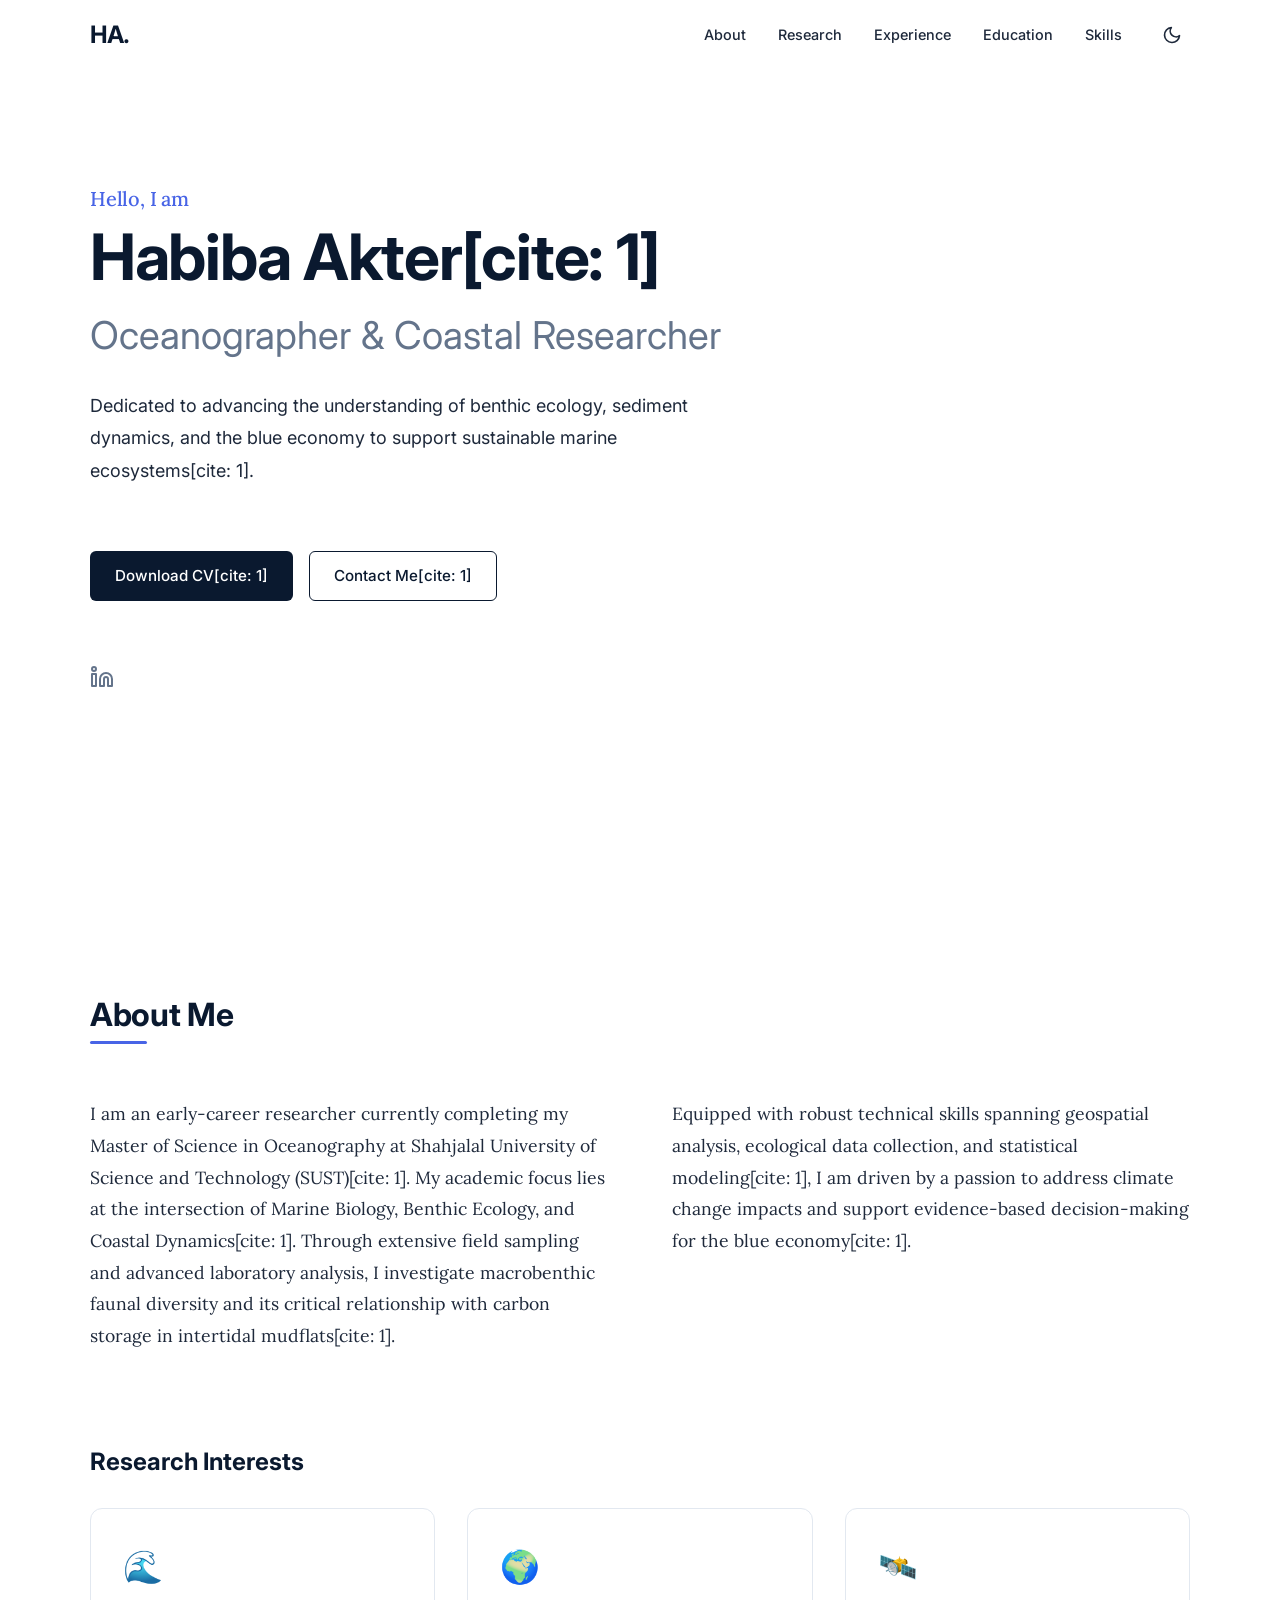
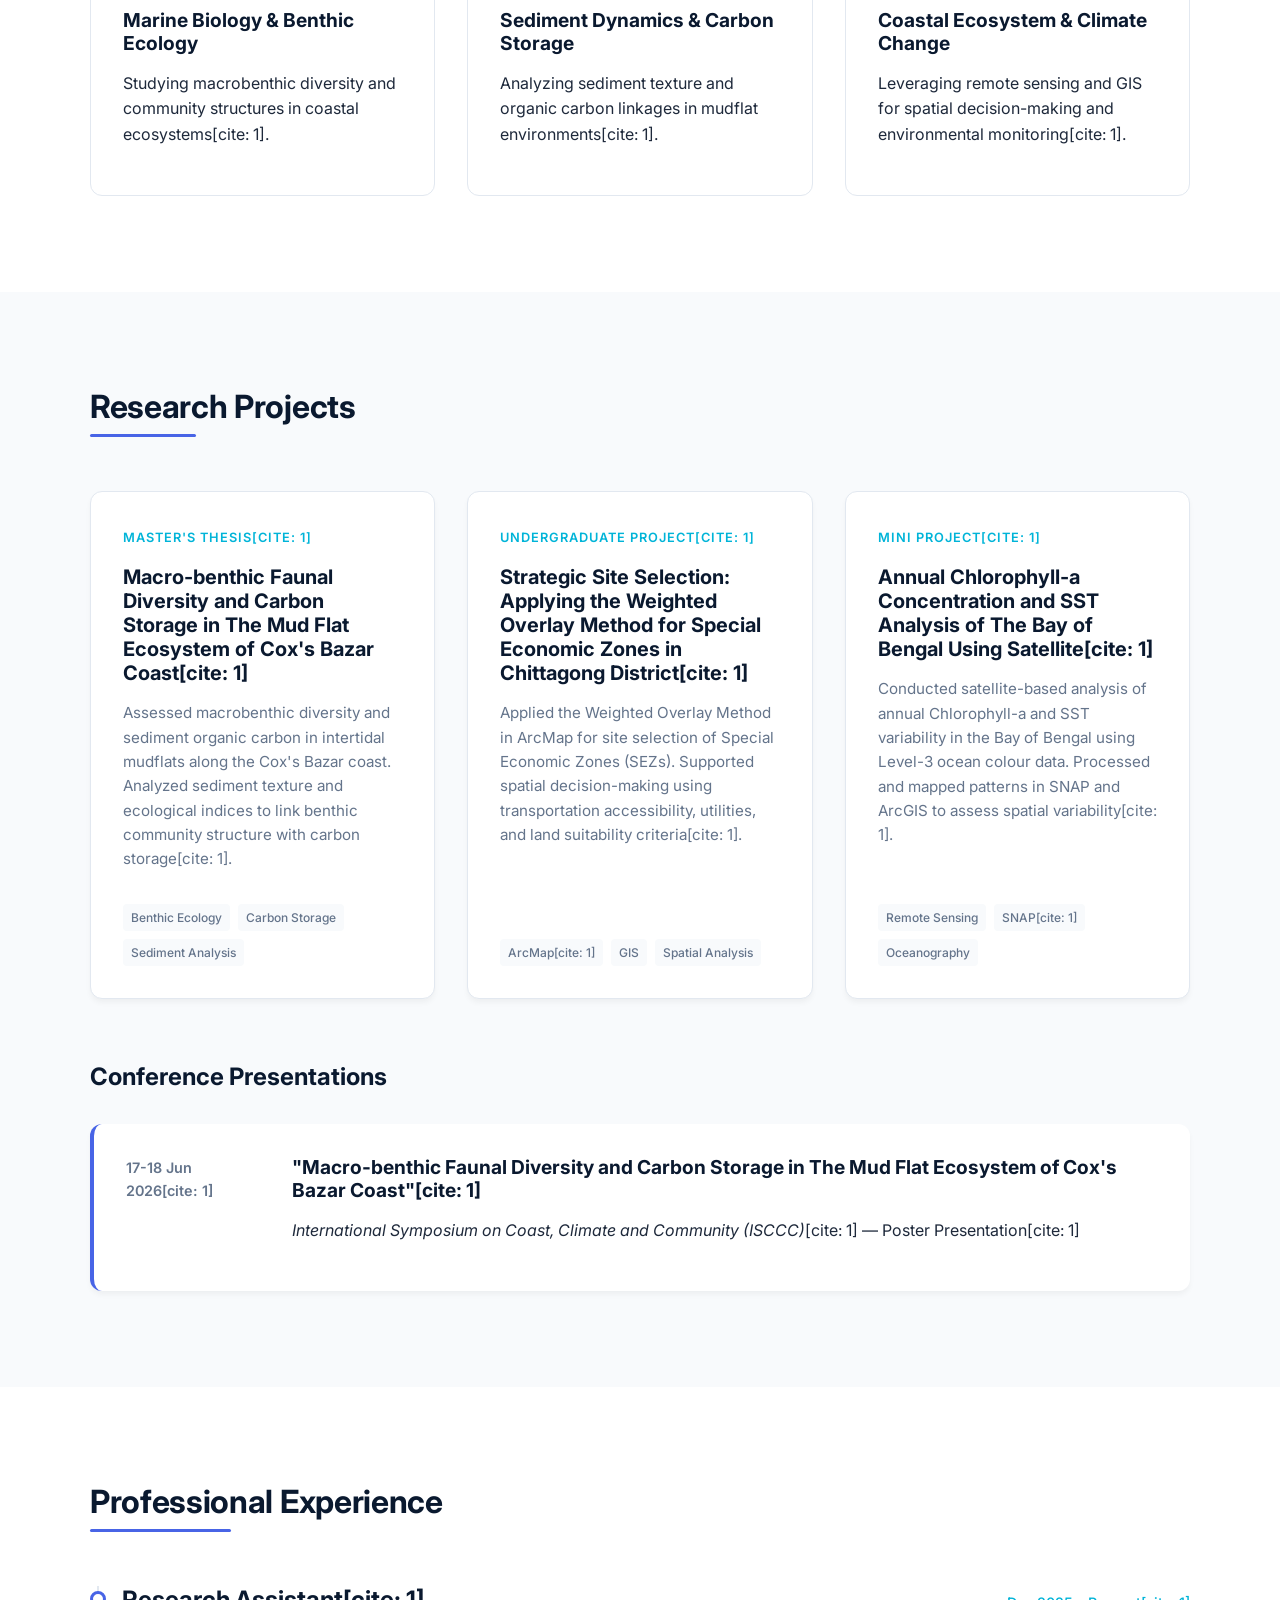
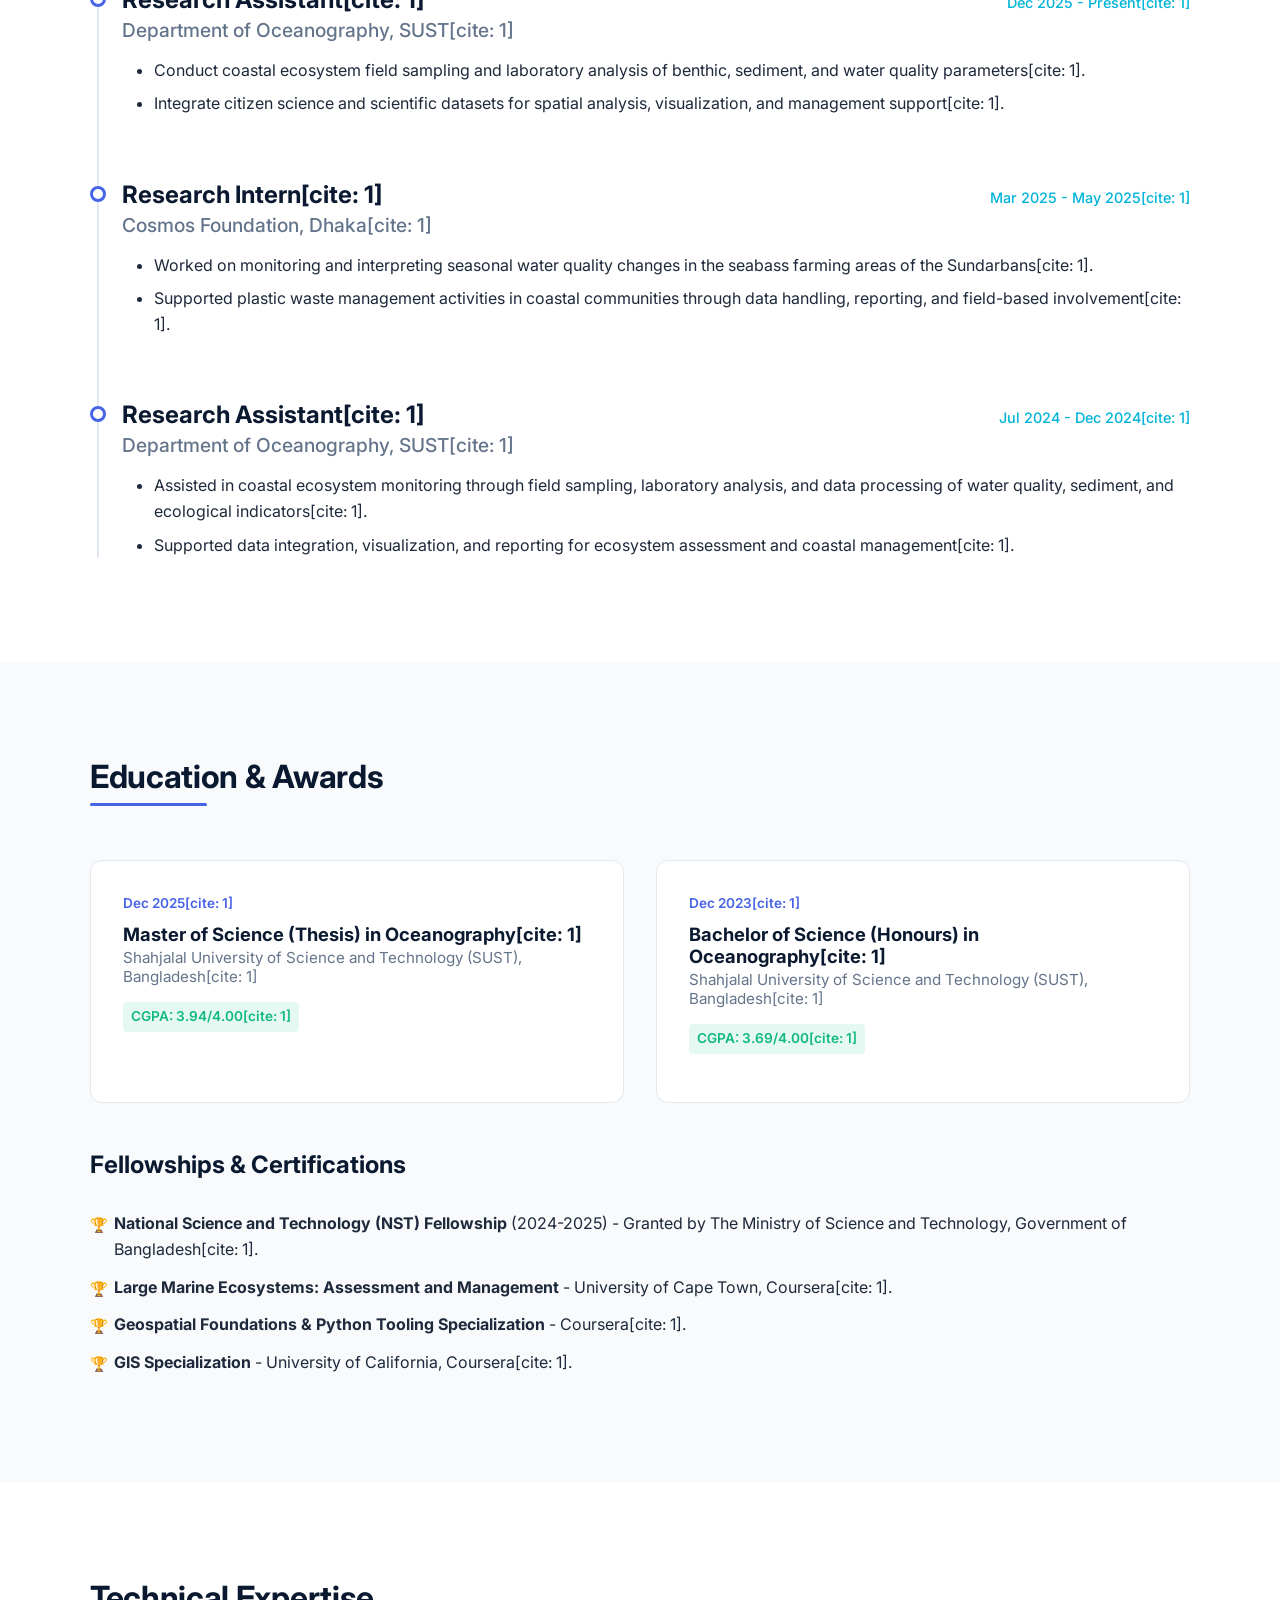
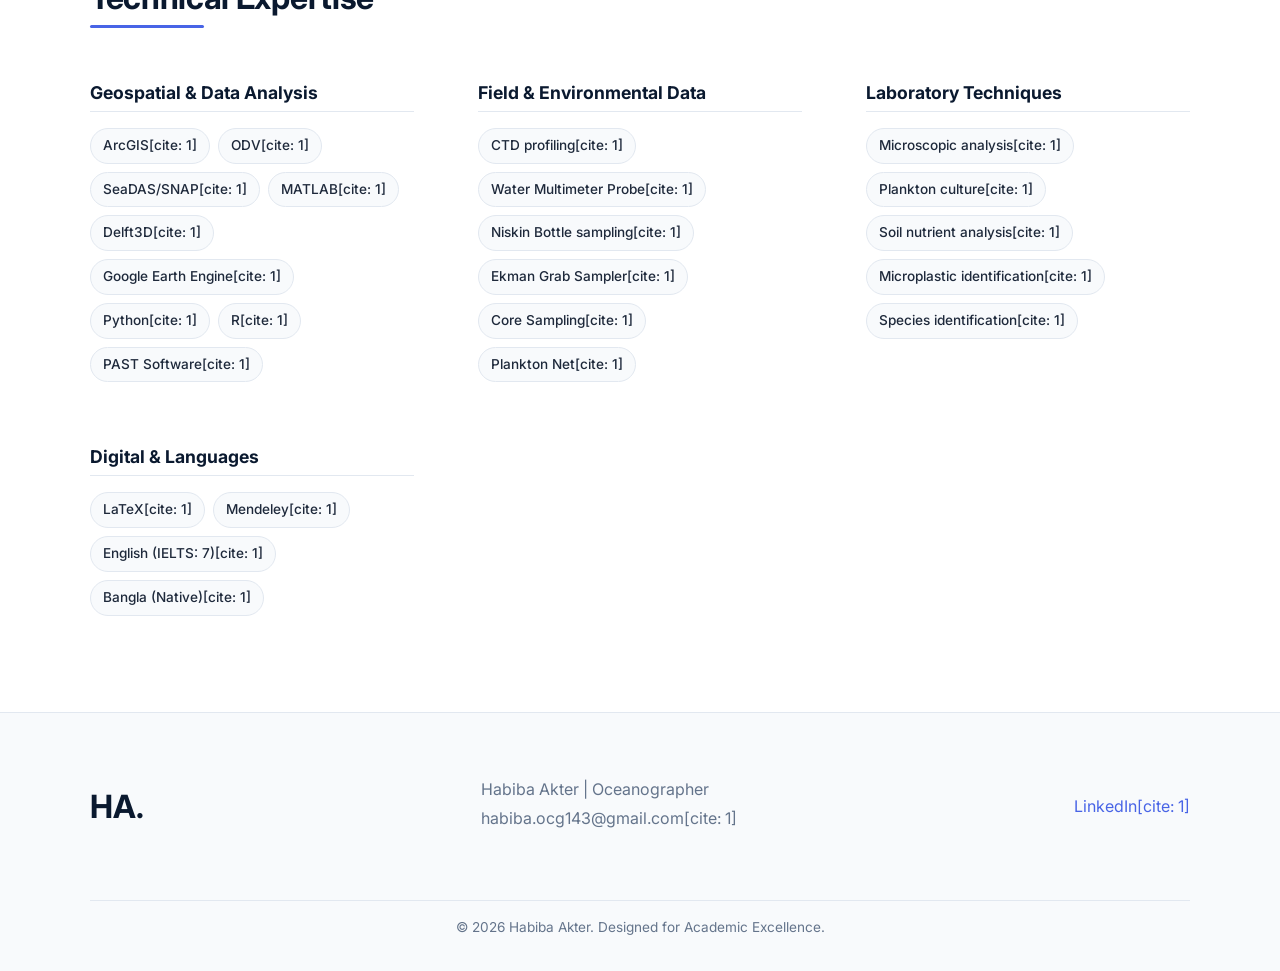
<file: homepage.html>
<!DOCTYPE html>
<html lang="en" data-theme="light">
<head>
    <meta charset="UTF-8">
    <meta name="viewport" content="width=device-width, initial-scale=1.0">
    <title>Habiba Akter | Oceanography & Coastal Research Portfolio</title>
    
    <!-- SEO & Open Graph Meta Tags -->
    <meta name="description" content="Academic portfolio of Habiba Akter, Oceanography researcher specializing in benthic ecology, sediment dynamics, and the blue economy.">
    <meta name="keywords" content="Habiba Akter, Oceanography, SUST, Benthic Ecology, Coastal Dynamics, GIS, Marine Biology">
    <meta name="author" content="Habiba Akter">
    
    <meta property="og:title" content="Habiba Akter | Research Portfolio">
    <meta property="og:description" content="Oceanographer and environmental researcher focusing on sustainable coastal ecosystems.">
    <meta property="og:type" content="website">
    <meta property="og:url" content="https://habiba143.github.io/">
    
    <meta name="twitter:card" content="summary_large_image">
    <meta name="twitter:title" content="Habiba Akter | Research Portfolio">
    <meta name="twitter:description" content="Oceanographer and environmental researcher focusing on sustainable coastal ecosystems.">
    
    <!-- Schema Markup -->
    <script type="application/ld+json">
    {
      "@context": "https://schema.org",
      "@type": "Person",
      "name": "Habiba Akter",
      "jobTitle": "Research Assistant",
      "worksFor": {
        "@type": "Organization",
        "name": "Shahjalal University of Science and Technology"
      },
      "url": "https://habiba143.github.io/",
      "alumniOf": "Shahjalal University of Science and Technology"
    }
    </script>
    
    <link rel="stylesheet" href="style.css">
    
    <!-- Preconnect to Google Fonts for performance -->
    <link rel="preconnect" href="https://fonts.googleapis.com">
    <link rel="preconnect" href="https://fonts.gstatic.com" crossorigin>
    <link href="https://fonts.googleapis.com/css2?family=Inter:wght@300;400;500;600;700&family=Lora:ital,wght@0,400;0,500;0,600;1,400&display=swap" rel="stylesheet">
</head>
<body>
    <div id="scroll-progress"></div>
    
    <header id="main-header">
        <div class="container nav-container">
            <a href="#" class="logo">HA.</a>
            <button class="mobile-toggle" aria-label="Toggle Navigation">
                <span></span>
                <span></span>
                <span></span>
            </button>
            <nav class="main-nav">
                <ul class="nav-links">
                    <li><a href="#about">About</a></li>
                    <li><a href="#research">Research</a></li>
                    <li><a href="#experience">Experience</a></li>
                    <li><a href="#education">Education</a></li>
                    <li><a href="#skills">Skills</a></li>
                </ul>
                <button id="theme-toggle" aria-label="Toggle Dark Mode">
                    <svg class="sun-icon" xmlns="http://www.w3.org/2000/svg" width="20" height="20" viewBox="0 0 24 24" fill="none" stroke="currentColor" stroke-width="2" stroke-linecap="round" stroke-linejoin="round"><circle cx="12" cy="12" r="5"></circle><line x1="12" y1="1" x2="12" y2="3"></line><line x1="12" y1="21" x2="12" y2="23"></line><line x1="4.22" y1="4.22" x2="5.64" y2="5.64"></line><line x1="18.36" y1="18.36" x2="19.78" y2="19.78"></line><line x1="1" y1="12" x2="3" y2="12"></line><line x1="21" y1="12" x2="23" y2="12"></line><line x1="4.22" y1="19.78" x2="5.64" y2="18.36"></line><line x1="18.36" y1="5.64" x2="19.78" y2="4.22"></line></svg>
                    <svg class="moon-icon" xmlns="http://www.w3.org/2000/svg" width="20" height="20" viewBox="0 0 24 24" fill="none" stroke="currentColor" stroke-width="2" stroke-linecap="round" stroke-linejoin="round"><path d="M21 12.79A9 9 0 1 1 11.21 3 7 7 0 0 0 21 12.79z"></path></svg>
                </button>
            </nav>
        </div>
    </header>

    <main>
        <!-- Hero Section -->
        <section id="hero" class="section hero-section animate-on-scroll">
            <div class="container hero-container">
                <div class="hero-content">
                    <h2 class="greeting">Hello, I am</h2>
                    <h1 class="name">Habiba Akter[cite: 1]</h1>
                    <h3 class="title">Oceanographer & Coastal Researcher</h3>
                    <p class="tagline">Dedicated to advancing the understanding of benthic ecology, sediment dynamics, and the blue economy to support sustainable marine ecosystems[cite: 1].</p>
                    
                    <div class="hero-actions">
                        <a href="CV_Habiba Akter.pdf" class="btn btn-primary" download>Download CV[cite: 1]</a>
                        <a href="mailto:habiba.ocg143@gmail.com" class="btn btn-secondary">Contact Me[cite: 1]</a>
                    </div>
                    
                    <div class="social-links">
                        <a href="https://linkedin.com/in/habiba143" target="_blank" aria-label="LinkedIn" class="social-icon">
                            <svg xmlns="http://www.w3.org/2000/svg" width="24" height="24" viewBox="0 0 24 24" fill="none" stroke="currentColor" stroke-width="2" stroke-linecap="round" stroke-linejoin="round"><path d="M16 8a6 6 0 0 1 6 6v7h-4v-7a2 2 0 0 0-2-2 2 2 0 0 0-2 2v7h-4v-7a6 6 0 0 1 6-6z"></path><rect x="2" y="9" width="4" height="12"></rect><circle cx="4" cy="4" r="2"></circle></svg>
                        </a>
                    </div>
                </div>
            </div>
        </section>

        <!-- About Section -->
        <section id="about" class="section animate-on-scroll">
            <div class="container">
                <h2 class="section-title">About Me</h2>
                <div class="about-content">
                    <p class="bio">
                        I am an early-career researcher currently completing my Master of Science in Oceanography at Shahjalal University of Science and Technology (SUST)[cite: 1]. My academic focus lies at the intersection of Marine Biology, Benthic Ecology, and Coastal Dynamics[cite: 1]. Through extensive field sampling and advanced laboratory analysis, I investigate macrobenthic faunal diversity and its critical relationship with carbon storage in intertidal mudflats[cite: 1]. 
                    </p>
                    <p class="bio">
                        Equipped with robust technical skills spanning geospatial analysis, ecological data collection, and statistical modeling[cite: 1], I am driven by a passion to address climate change impacts and support evidence-based decision-making for the blue economy[cite: 1].
                    </p>
                </div>

                <h3 class="subsection-title">Research Interests</h3>
                <div class="interests-grid">
                    <div class="interest-card">
                        <span class="icon">🌊</span>
                        <h4>Marine Biology & Benthic Ecology</h4>
                        <p>Studying macrobenthic diversity and community structures in coastal ecosystems[cite: 1].</p>
                    </div>
                    <div class="interest-card">
                        <span class="icon">🌍</span>
                        <h4>Sediment Dynamics & Carbon Storage</h4>
                        <p>Analyzing sediment texture and organic carbon linkages in mudflat environments[cite: 1].</p>
                    </div>
                    <div class="interest-card">
                        <span class="icon">🛰️</span>
                        <h4>Coastal Ecosystem & Climate Change</h4>
                        <p>Leveraging remote sensing and GIS for spatial decision-making and environmental monitoring[cite: 1].</p>
                    </div>
                </div>
            </div>
        </section>

        <!-- Research Section -->
        <section id="research" class="section bg-alt animate-on-scroll">
            <div class="container">
                <h2 class="section-title">Research Projects</h2>
                <div class="project-grid">
                    
                    <div class="project-card">
                        <div class="project-header">
                            <span class="project-type">Master's Thesis[cite: 1]</span>
                        </div>
                        <h3 class="project-title">Macro-benthic Faunal Diversity and Carbon Storage in The Mud Flat Ecosystem of Cox's Bazar Coast[cite: 1]</h3>
                        <p class="project-summary">Assessed macrobenthic diversity and sediment organic carbon in intertidal mudflats along the Cox's Bazar coast. Analyzed sediment texture and ecological indices to link benthic community structure with carbon storage[cite: 1].</p>
                        <div class="project-tags">
                            <span>Benthic Ecology</span>
                            <span>Carbon Storage</span>
                            <span>Sediment Analysis</span>
                        </div>
                    </div>

                    <div class="project-card">
                        <div class="project-header">
                            <span class="project-type">Undergraduate Project[cite: 1]</span>
                        </div>
                        <h3 class="project-title">Strategic Site Selection: Applying the Weighted Overlay Method for Special Economic Zones in Chittagong District[cite: 1]</h3>
                        <p class="project-summary">Applied the Weighted Overlay Method in ArcMap for site selection of Special Economic Zones (SEZs). Supported spatial decision-making using transportation accessibility, utilities, and land suitability criteria[cite: 1].</p>
                        <div class="project-tags">
                            <span>ArcMap[cite: 1]</span>
                            <span>GIS</span>
                            <span>Spatial Analysis</span>
                        </div>
                    </div>

                    <div class="project-card">
                        <div class="project-header">
                            <span class="project-type">Mini Project[cite: 1]</span>
                        </div>
                        <h3 class="project-title">Annual Chlorophyll-a Concentration and SST Analysis of The Bay of Bengal Using Satellite[cite: 1]</h3>
                        <p class="project-summary">Conducted satellite-based analysis of annual Chlorophyll-a and SST variability in the Bay of Bengal using Level-3 ocean colour data. Processed and mapped patterns in SNAP and ArcGIS to assess spatial variability[cite: 1].</p>
                        <div class="project-tags">
                            <span>Remote Sensing</span>
                            <span>SNAP[cite: 1]</span>
                            <span>Oceanography</span>
                        </div>
                    </div>

                </div>

                <h3 class="subsection-title" style="margin-top: 4rem;">Conference Presentations</h3>
                <div class="publication-card">
                    <div class="pub-date">17-18 Jun 2026[cite: 1]</div>
                    <div class="pub-details">
                        <h4>"Macro-benthic Faunal Diversity and Carbon Storage in The Mud Flat Ecosystem of Cox's Bazar Coast"[cite: 1]</h4>
                        <p><em>International Symposium on Coast, Climate and Community (ISCCC)</em>[cite: 1] — Poster Presentation[cite: 1]</p>
                    </div>
                </div>
            </div>
        </section>

        <!-- Experience Section -->
        <section id="experience" class="section animate-on-scroll">
            <div class="container">
                <h2 class="section-title">Professional Experience</h2>
                <div class="timeline">
                    
                    <div class="timeline-item">
                        <div class="timeline-marker"></div>
                        <div class="timeline-content">
                            <div class="timeline-header">
                                <h3>Research Assistant[cite: 1]</h3>
                                <span class="timeline-date">Dec 2025 - Present[cite: 1]</span>
                            </div>
                            <h4 class="timeline-subtitle">Department of Oceanography, SUST[cite: 1]</h4>
                            <ul class="timeline-details">
                                <li>Conduct coastal ecosystem field sampling and laboratory analysis of benthic, sediment, and water quality parameters[cite: 1].</li>
                                <li>Integrate citizen science and scientific datasets for spatial analysis, visualization, and management support[cite: 1].</li>
                            </ul>
                        </div>
                    </div>

                    <div class="timeline-item">
                        <div class="timeline-marker"></div>
                        <div class="timeline-content">
                            <div class="timeline-header">
                                <h3>Research Intern[cite: 1]</h3>
                                <span class="timeline-date">Mar 2025 - May 2025[cite: 1]</span>
                            </div>
                            <h4 class="timeline-subtitle">Cosmos Foundation, Dhaka[cite: 1]</h4>
                            <ul class="timeline-details">
                                <li>Worked on monitoring and interpreting seasonal water quality changes in the seabass farming areas of the Sundarbans[cite: 1].</li>
                                <li>Supported plastic waste management activities in coastal communities through data handling, reporting, and field-based involvement[cite: 1].</li>
                            </ul>
                        </div>
                    </div>

                    <div class="timeline-item">
                        <div class="timeline-marker"></div>
                        <div class="timeline-content">
                            <div class="timeline-header">
                                <h3>Research Assistant[cite: 1]</h3>
                                <span class="timeline-date">Jul 2024 - Dec 2024[cite: 1]</span>
                            </div>
                            <h4 class="timeline-subtitle">Department of Oceanography, SUST[cite: 1]</h4>
                            <ul class="timeline-details">
                                <li>Assisted in coastal ecosystem monitoring through field sampling, laboratory analysis, and data processing of water quality, sediment, and ecological indicators[cite: 1].</li>
                                <li>Supported data integration, visualization, and reporting for ecosystem assessment and coastal management[cite: 1].</li>
                            </ul>
                        </div>
                    </div>

                </div>
            </div>
        </section>

        <!-- Education Section -->
        <section id="education" class="section bg-alt animate-on-scroll">
            <div class="container">
                <h2 class="section-title">Education & Awards</h2>
                <div class="education-grid">
                    
                    <div class="edu-card">
                        <div class="edu-year">Dec 2025[cite: 1]</div>
                        <h3>Master of Science (Thesis) in Oceanography[cite: 1]</h3>
                        <h4>Shahjalal University of Science and Technology (SUST), Bangladesh[cite: 1]</h4>
                        <p class="gpa">CGPA: 3.94/4.00[cite: 1]</p>
                    </div>

                    <div class="edu-card">
                        <div class="edu-year">Dec 2023[cite: 1]</div>
                        <h3>Bachelor of Science (Honours) in Oceanography[cite: 1]</h3>
                        <h4>Shahjalal University of Science and Technology (SUST), Bangladesh[cite: 1]</h4>
                        <p class="gpa">CGPA: 3.69/4.00[cite: 1]</p>
                    </div>

                </div>

                <div class="awards-container" style="margin-top: 3rem;">
                    <h3 class="subsection-title">Fellowships & Certifications</h3>
                    <ul class="award-list">
                        <li><strong>National Science and Technology (NST) Fellowship</strong> (2024-2025) - Granted by The Ministry of Science and Technology, Government of Bangladesh[cite: 1].</li>
                        <li><strong>Large Marine Ecosystems: Assessment and Management</strong> - University of Cape Town, Coursera[cite: 1].</li>
                        <li><strong>Geospatial Foundations & Python Tooling Specialization</strong> - Coursera[cite: 1].</li>
                        <li><strong>GIS Specialization</strong> - University of California, Coursera[cite: 1].</li>
                    </ul>
                </div>
            </div>
        </section>

        <!-- Skills Section -->
        <section id="skills" class="section animate-on-scroll">
            <div class="container">
                <h2 class="section-title">Technical Expertise</h2>
                <div class="skills-grid">
                    
                    <div class="skill-category">
                        <h3>Geospatial & Data Analysis</h3>
                        <div class="skill-chips">
                            <span class="chip">ArcGIS[cite: 1]</span>
                            <span class="chip">ODV[cite: 1]</span>
                            <span class="chip">SeaDAS/SNAP[cite: 1]</span>
                            <span class="chip">MATLAB[cite: 1]</span>
                            <span class="chip">Delft3D[cite: 1]</span>
                            <span class="chip">Google Earth Engine[cite: 1]</span>
                            <span class="chip">Python[cite: 1]</span>
                            <span class="chip">R[cite: 1]</span>
                            <span class="chip">PAST Software[cite: 1]</span>
                        </div>
                    </div>

                    <div class="skill-category">
                        <h3>Field & Environmental Data</h3>
                        <div class="skill-chips">
                            <span class="chip">CTD profiling[cite: 1]</span>
                            <span class="chip">Water Multimeter Probe[cite: 1]</span>
                            <span class="chip">Niskin Bottle sampling[cite: 1]</span>
                            <span class="chip">Ekman Grab Sampler[cite: 1]</span>
                            <span class="chip">Core Sampling[cite: 1]</span>
                            <span class="chip">Plankton Net[cite: 1]</span>
                        </div>
                    </div>

                    <div class="skill-category">
                        <h3>Laboratory Techniques</h3>
                        <div class="skill-chips">
                            <span class="chip">Microscopic analysis[cite: 1]</span>
                            <span class="chip">Plankton culture[cite: 1]</span>
                            <span class="chip">Soil nutrient analysis[cite: 1]</span>
                            <span class="chip">Microplastic identification[cite: 1]</span>
                            <span class="chip">Species identification[cite: 1]</span>
                        </div>
                    </div>

                    <div class="skill-category">
                        <h3>Digital & Languages</h3>
                        <div class="skill-chips">
                            <span class="chip">LaTeX[cite: 1]</span>
                            <span class="chip">Mendeley[cite: 1]</span>
                            <span class="chip">English (IELTS: 7)[cite: 1]</span>
                            <span class="chip">Bangla (Native)[cite: 1]</span>
                        </div>
                    </div>

                </div>
            </div>
        </section>

    </main>

    <footer class="main-footer">
        <div class="container">
            <div class="footer-content">
                <div class="footer-logo">HA.</div>
                <div class="footer-info">
                    <p>Habiba Akter | Oceanographer</p>
                    <p>habiba.ocg143@gmail.com[cite: 1]</p>
                </div>
                <div class="footer-social">
                    <a href="https://linkedin.com/in/habiba143" target="_blank" aria-label="LinkedIn">LinkedIn[cite: 1]</a>
                </div>
            </div>
            <div class="footer-bottom">
                <p>&copy; <script>document.write(new Date().getFullYear())</script> Habiba Akter. Designed for Academic Excellence.</p>
            </div>
        </div>
    </footer>

    <!-- Vanilla JavaScript for Interactivity -->
    <script>
        // Dark Mode Toggle
        const themeToggle = document.getElementById('theme-toggle');
        const htmlElement = document.documentElement;
        
        // Check for saved theme preference
        const savedTheme = localStorage.getItem('theme');
        if (savedTheme) {
            htmlElement.setAttribute('data-theme', savedTheme);
        } else if (window.matchMedia && window.matchMedia('(prefers-color-scheme: dark)').matches) {
            htmlElement.setAttribute('data-theme', 'dark');
        }

        themeToggle.addEventListener('click', () => {
            const currentTheme = htmlElement.getAttribute('data-theme');
            const newTheme = currentTheme === 'light' ? 'dark' : 'light';
            htmlElement.setAttribute('data-theme', newTheme);
            localStorage.setItem('theme', newTheme);
        });

        // Mobile Navigation Toggle
        const mobileToggle = document.querySelector('.mobile-toggle');
        const mainNav = document.querySelector('.main-nav');
        
        mobileToggle.addEventListener('click', () => {
            mobileToggle.classList.toggle('active');
            mainNav.classList.toggle('active');
        });

        // Close mobile nav on link click
        document.querySelectorAll('.nav-links a').forEach(link => {
            link.addEventListener('click', () => {
                mobileToggle.classList.remove('active');
                mainNav.classList.remove('active');
            });
        });

        // Scroll Progress Bar
        const scrollProgress = document.getElementById('scroll-progress');
        window.addEventListener('scroll', () => {
            const winScroll = document.body.scrollTop || document.documentElement.scrollTop;
            const height = document.documentElement.scrollHeight - document.documentElement.clientHeight;
            const scrolled = (winScroll / height) * 100;
            scrollProgress.style.width = scrolled + '%';
            
            // Sticky Header styling
            const header = document.getElementById('main-header');
            if (winScroll > 50) {
                header.classList.add('scrolled');
            } else {
                header.classList.remove('scrolled');
            }
        });

        // Intersection Observer for Animations
        const observerOptions = {
            root: null,
            rootMargin: '0px',
            threshold: 0.1
        };

        const observer = new IntersectionObserver((entries, observer) => {
            entries.forEach(entry => {
                if (entry.isIntersecting) {
                    entry.target.classList.add('in-view');
                    observer.unobserve(entry.target);
                }
            });
        }, observerOptions);

        document.querySelectorAll('.animate-on-scroll').forEach((el) => {
            observer.observe(el);
        });
    </script>
</body>
</html>
</file>
<file: style.css>
/* ==========================================================================
   CSS VARIABLES & THEME
   ========================================================================== */
:root {
    /* Color Palette - Light Mode */
    --c-primary: #0A192F;      /* Deep Navy */
    --c-secondary: #4864E6;    /* Slate Blue */
    --c-accent: #00B4D8;       /* Teal */
    --c-success: #10B981;      /* Emerald */
    --c-bg: #FFFFFF;           /* White */
    --c-bg-alt: #F8FAFC;       /* Light Gray */
    --c-text-main: #1E293B;
    --c-text-muted: #64748B;
    --c-border: #E2E8F0;
    
    /* Typography */
    --font-sans: 'Inter', system-ui, -apple-system, sans-serif;
    --font-serif: 'Lora', Georgia, serif;
    
    /* Spacing & Layout */
    --space-xs: 0.5rem;
    --space-sm: 1rem;
    --space-md: 2rem;
    --space-lg: 4rem;
    --space-xl: 6rem;
    --container-width: 1100px;
    --radius-sm: 6px;
    --radius-md: 12px;
    --radius-lg: 20px;
    
    /* Shadows & Transitions */
    --shadow-sm: 0 4px 6px -1px rgba(0, 0, 0, 0.05);
    --shadow-md: 0 10px 15px -3px rgba(0, 0, 0, 0.05);
    --shadow-lg: 0 20px 25px -5px rgba(0, 0, 0, 0.05);
    --transition-fast: 0.2s cubic-bezier(0.4, 0, 0.2, 1);
    --transition-smooth: 0.4s cubic-bezier(0.16, 1, 0.3, 1);
}

[data-theme="dark"] {
    --c-primary: #E2E8F0;      
    --c-secondary: #818CF8;    
    --c-accent: #38BDF8;       
    --c-success: #34D399;      
    --c-bg: #0B1120;           
    --c-bg-alt: #0F172A;       
    --c-text-main: #F1F5F9;
    --c-text-muted: #94A3B8;
    --c-border: #1E293B;
    --shadow-sm: 0 4px 6px -1px rgba(0, 0, 0, 0.5);
    --shadow-md: 0 10px 15px -3px rgba(0, 0, 0, 0.5);
    --shadow-lg: 0 20px 25px -5px rgba(0, 0, 0, 0.5);
}

/* ==========================================================================
   RESET & GLOBAL STYLES
   ========================================================================== */
* {
    margin: 0;
    padding: 0;
    box-sizing: border-box;
}

html {
    scroll-behavior: smooth;
    font-size: 16px;
}

body {
    font-family: var(--font-sans);
    background-color: var(--c-bg);
    color: var(--c-text-main);
    line-height: 1.6;
    -webkit-font-smoothing: antialiased;
    transition: background-color var(--transition-smooth), color var(--transition-smooth);
}

a {
    color: var(--c-secondary);
    text-decoration: none;
    transition: color var(--transition-fast);
}

a:hover {
    color: var(--c-accent);
}

ul {
    list-style: none;
}

img {
    max-width: 100%;
    height: auto;
    display: block;
}

/* ==========================================================================
   TYPOGRAPHY
   ========================================================================== */
h1, h2, h3, h4, h5, h6 {
    color: var(--c-primary);
    line-height: 1.2;
    margin-bottom: var(--space-sm);
    font-weight: 700;
}

h1 { font-size: clamp(2.5rem, 5vw, 4rem); letter-spacing: -0.02em; }
h2 { font-size: clamp(2rem, 4vw, 2.5rem); letter-spacing: -0.01em; }
h3 { font-size: 1.5rem; }
h4 { font-size: 1.2rem; }

p { margin-bottom: var(--space-sm); }

/* ==========================================================================
   LAYOUT
   ========================================================================== */
.container {
    width: 90%;
    max-width: var(--container-width);
    margin: 0 auto;
}

.section {
    padding: var(--space-xl) 0;
}

.bg-alt {
    background-color: var(--c-bg-alt);
}

/* Scroll Progress Bar */
#scroll-progress {
    position: fixed;
    top: 0;
    left: 0;
    width: 0%;
    height: 3px;
    background: linear-gradient(90deg, var(--c-secondary), var(--c-accent));
    z-index: 1000;
    transition: width 0.1s ease-out;
}

/* ==========================================================================
   NAVIGATION
   ========================================================================== */
#main-header {
    position: fixed;
    top: 0;
    width: 100%;
    z-index: 999;
    background-color: transparent;
    transition: all var(--transition-smooth);
    padding: var(--space-sm) 0;
}

#main-header.scrolled {
    background-color: rgba(var(--c-bg), 0.9);
    backdrop-filter: blur(10px);
    -webkit-backdrop-filter: blur(10px);
    box-shadow: var(--shadow-sm);
    padding: 10px 0;
}

/* For data-theme dark fallback if rgba is strictly needed */
[data-theme="dark"] #main-header.scrolled {
    background-color: rgba(11, 17, 32, 0.9);
}
[data-theme="light"] #main-header.scrolled {
    background-color: rgba(255, 255, 255, 0.9);
}

.nav-container {
    display: flex;
    justify-content: space-between;
    align-items: center;
}

.logo {
    font-size: 1.5rem;
    font-weight: 700;
    color: var(--c-primary);
    letter-spacing: -1px;
}

.main-nav {
    display: flex;
    align-items: center;
    gap: var(--space-md);
}

.nav-links {
    display: flex;
    gap: var(--space-md);
}

.nav-links a {
    color: var(--c-text-main);
    font-weight: 500;
    font-size: 0.9rem;
}

.nav-links a:hover {
    color: var(--c-secondary);
}

#theme-toggle {
    background: none;
    border: none;
    cursor: pointer;
    color: var(--c-text-main);
    display: flex;
    align-items: center;
    justify-content: center;
    padding: 8px;
    border-radius: 50%;
    transition: background-color var(--transition-fast);
}

#theme-toggle:hover {
    background-color: var(--c-bg-alt);
}

.sun-icon { display: none; }
.moon-icon { display: block; }

[data-theme="dark"] .sun-icon { display: block; }
[data-theme="dark"] .moon-icon { display: none; }

/* Mobile Menu Toggle */
.mobile-toggle {
    display: none;
    background: none;
    border: none;
    cursor: pointer;
    flex-direction: column;
    gap: 5px;
}

.mobile-toggle span {
    width: 25px;
    height: 2px;
    background-color: var(--c-primary);
    transition: var(--transition-fast);
}

/* ==========================================================================
   BUTTONS
   ========================================================================== */
.btn {
    display: inline-flex;
    align-items: center;
    justify-content: center;
    padding: 0.75rem 1.5rem;
    border-radius: var(--radius-sm);
    font-weight: 500;
    font-size: 0.95rem;
    cursor: pointer;
    transition: all var(--transition-fast);
    border: 1px solid transparent;
}

.btn-primary {
    background-color: var(--c-primary);
    color: var(--c-bg);
}

[data-theme="dark"] .btn-primary {
    color: #0B1120;
}

.btn-primary:hover {
    transform: translateY(-2px);
    box-shadow: var(--shadow-md);
    opacity: 0.9;
}

.btn-secondary {
    background-color: transparent;
    color: var(--c-primary);
    border-color: var(--c-primary);
}

.btn-secondary:hover {
    background-color: var(--c-bg-alt);
}

/* ==========================================================================
   HERO SECTION
   ========================================================================== */
.hero-section {
    min-height: 100vh;
    display: flex;
    align-items: center;
    padding-top: 80px; /* Offset for fixed header */
}

.hero-content {
    max-width: 800px;
}

.hero-content .greeting {
    font-family: var(--font-serif);
    color: var(--c-secondary);
    font-weight: 500;
    margin-bottom: var(--space-xs);
    font-size: 1.25rem;
}

.hero-content .title {
    font-size: clamp(1.5rem, 3vw, 2.5rem);
    color: var(--c-text-muted);
    font-weight: 400;
    margin-bottom: var(--space-md);
}

.hero-content .tagline {
    font-size: 1.125rem;
    color: var(--c-text-main);
    max-width: 600px;
    margin-bottom: var(--space-lg);
    line-height: 1.8;
}

.hero-actions {
    display: flex;
    gap: var(--space-sm);
    margin-bottom: var(--space-lg);
}

.social-links {
    display: flex;
    gap: var(--space-sm);
}

.social-icon {
    color: var(--c-text-muted);
    transition: color var(--transition-fast), transform var(--transition-fast);
}

.social-icon:hover {
    color: var(--c-secondary);
    transform: translateY(-3px);
}

/* ==========================================================================
   SECTION COMPONENTS
   ========================================================================== */
.section-title {
    font-size: 2rem;
    margin-bottom: var(--space-lg);
    position: relative;
    display: inline-block;
}

.section-title::after {
    content: '';
    position: absolute;
    bottom: -10px;
    left: 0;
    width: 40%;
    height: 3px;
    background: var(--c-secondary);
    border-radius: 2px;
}

.subsection-title {
    margin-bottom: var(--space-md);
    color: var(--c-primary);
}

/* About Section */
.about-content {
    column-count: 2;
    column-gap: var(--space-lg);
    margin-bottom: var(--space-xl);
}

.bio {
    font-family: var(--font-serif);
    font-size: 1.1rem;
    line-height: 1.8;
    color: var(--c-text-main);
    break-inside: avoid;
}

.interests-grid {
    display: grid;
    grid-template-columns: repeat(auto-fit, minmax(250px, 1fr));
    gap: var(--space-md);
}

.interest-card {
    background-color: var(--c-bg);
    padding: var(--space-md);
    border-radius: var(--radius-md);
    border: 1px solid var(--c-border);
    transition: transform var(--transition-fast), box-shadow var(--transition-fast);
}

.interest-card:hover {
    transform: translateY(-5px);
    box-shadow: var(--shadow-md);
}

.interest-card .icon {
    font-size: 2rem;
    margin-bottom: var(--space-sm);
    display: block;
}

/* Research Section */
.project-grid {
    display: grid;
    grid-template-columns: repeat(auto-fit, minmax(300px, 1fr));
    gap: var(--space-md);
}

.project-card {
    background-color: var(--c-bg);
    border-radius: var(--radius-md);
    padding: var(--space-md);
    box-shadow: var(--shadow-sm);
    border: 1px solid var(--c-border);
    display: flex;
    flex-direction: column;
    transition: transform var(--transition-fast), box-shadow var(--transition-fast);
}

.project-card:hover {
    transform: translateY(-5px);
    box-shadow: var(--shadow-lg);
}

.project-header {
    margin-bottom: var(--space-sm);
}

.project-type {
    font-size: 0.8rem;
    font-weight: 600;
    color: var(--c-accent);
    text-transform: uppercase;
    letter-spacing: 1px;
}

.project-title {
    font-size: 1.25rem;
    margin-bottom: var(--space-sm);
}

.project-summary {
    color: var(--c-text-muted);
    font-size: 0.95rem;
    flex-grow: 1;
    margin-bottom: var(--space-md);
}

.project-tags {
    display: flex;
    flex-wrap: wrap;
    gap: 8px;
}

.project-tags span {
    background-color: var(--c-bg-alt);
    color: var(--c-text-muted);
    font-size: 0.75rem;
    padding: 4px 8px;
    border-radius: 4px;
    font-weight: 500;
}

/* Publications */
.publication-card {
    display: flex;
    gap: var(--space-md);
    padding: var(--space-md);
    background-color: var(--c-bg);
    border-radius: var(--radius-md);
    border-left: 4px solid var(--c-secondary);
    box-shadow: var(--shadow-sm);
}

.pub-date {
    min-width: 100px;
    font-weight: 600;
    color: var(--c-text-muted);
    font-size: 0.9rem;
}

/* Timeline (Experience) */
.timeline {
    position: relative;
    padding-left: var(--space-md);
}

.timeline::before {
    content: '';
    position: absolute;
    left: 7px;
    top: 0;
    bottom: 0;
    width: 2px;
    background-color: var(--c-border);
}

.timeline-item {
    position: relative;
    margin-bottom: var(--space-lg);
}

.timeline-item:last-child {
    margin-bottom: 0;
}

.timeline-marker {
    position: absolute;
    left: calc(var(--space-md) * -1);
    top: 5px;
    width: 16px;
    height: 16px;
    border-radius: 50%;
    background-color: var(--c-bg);
    border: 3px solid var(--c-secondary);
}

.timeline-header {
    display: flex;
    justify-content: space-between;
    align-items: baseline;
    flex-wrap: wrap;
    margin-bottom: 4px;
}

.timeline-header h3 {
    margin-bottom: 0;
}

.timeline-date {
    color: var(--c-accent);
    font-weight: 500;
    font-size: 0.9rem;
}

.timeline-subtitle {
    color: var(--c-text-muted);
    font-weight: 500;
    margin-bottom: var(--space-sm);
}

.timeline-details {
    list-style-type: disc;
    padding-left: var(--space-md);
    color: var(--c-text-main);
}

.timeline-details li {
    margin-bottom: 8px;
}

/* Education Grid */
.education-grid {
    display: grid;
    grid-template-columns: repeat(auto-fit, minmax(300px, 1fr));
    gap: var(--space-md);
}

.edu-card {
    padding: var(--space-md);
    background-color: var(--c-bg);
    border-radius: var(--radius-md);
    border: 1px solid var(--c-border);
}

.edu-year {
    font-size: 0.85rem;
    font-weight: 600;
    color: var(--c-secondary);
    margin-bottom: 8px;
}

.edu-card h3 {
    margin-bottom: 4px;
    font-size: 1.15rem;
}

.edu-card h4 {
    font-size: 0.95rem;
    color: var(--c-text-muted);
    font-weight: 400;
    margin-bottom: var(--space-sm);
}

.gpa {
    font-weight: 600;
    display: inline-block;
    padding: 4px 8px;
    background-color: rgba(16, 185, 129, 0.1);
    color: var(--c-success);
    border-radius: 4px;
    font-size: 0.85rem;
}

/* Skills */
.skills-grid {
    display: grid;
    grid-template-columns: repeat(auto-fit, minmax(250px, 1fr));
    gap: var(--space-lg);
}

.skill-category h3 {
    font-size: 1.1rem;
    margin-bottom: var(--space-sm);
    border-bottom: 1px solid var(--c-border);
    padding-bottom: 8px;
}

.skill-chips {
    display: flex;
    flex-wrap: wrap;
    gap: 8px;
}

.chip {
    background-color: var(--c-bg-alt);
    border: 1px solid var(--c-border);
    padding: 6px 12px;
    border-radius: 20px;
    font-size: 0.85rem;
    font-weight: 500;
    color: var(--c-text-main);
    transition: all var(--transition-fast);
}

.chip:hover {
    background-color: var(--c-secondary);
    color: #fff;
    border-color: var(--c-secondary);
}

/* Award List */
.award-list {
    list-style-type: none;
}

.award-list li {
    position: relative;
    padding-left: 24px;
    margin-bottom: 12px;
}

.award-list li::before {
    content: '🏆';
    position: absolute;
    left: 0;
    top: 2px;
    font-size: 0.9rem;
}

/* ==========================================================================
   FOOTER
   ========================================================================== */
.main-footer {
    background-color: var(--c-bg-alt);
    padding: var(--space-lg) 0 var(--space-sm);
    border-top: 1px solid var(--c-border);
}

.footer-content {
    display: flex;
    justify-content: space-between;
    align-items: center;
    flex-wrap: wrap;
    gap: var(--space-md);
    margin-bottom: var(--space-lg);
}

.footer-logo {
    font-size: 2rem;
    font-weight: 700;
    color: var(--c-primary);
}

.footer-info p {
    margin-bottom: 4px;
    color: var(--c-text-muted);
}

.footer-bottom {
    text-align: center;
    padding-top: var(--space-sm);
    border-top: 1px solid var(--c-border);
    color: var(--c-text-muted);
    font-size: 0.85rem;
}

/* ==========================================================================
   ANIMATIONS
   ========================================================================== */
.animate-on-scroll {
    opacity: 0;
    transform: translateY(30px);
    transition: opacity 0.8s ease-out, transform 0.8s ease-out;
}

.animate-on-scroll.in-view {
    opacity: 1;
    transform: translateY(0);
}

/* ==========================================================================
   MEDIA QUERIES
   ========================================================================== */
@media (max-width: 992px) {
    .about-content {
        column-count: 1;
    }
}

@media (max-width: 768px) {
    .nav-links {
        display: none; /* Hide default links */
        flex-direction: column;
        position: absolute;
        top: 100%;
        left: 0;
        width: 100%;
        background-color: var(--c-bg);
        padding: var(--space-md);
        box-shadow: var(--shadow-md);
        text-align: center;
    }

    .main-nav.active .nav-links {
        display: flex;
    }

    .mobile-toggle {
        display: flex;
    }

    .hero-content .title {
        font-size: 1.5rem;
    }
    
    .timeline-header {
        flex-direction: column;
        align-items: flex-start;
    }
    
    .publication-card {
        flex-direction: column;
        gap: var(--space-xs);
    }
    
    .hero-actions {
        flex-direction: column;
    }
}
</file>
